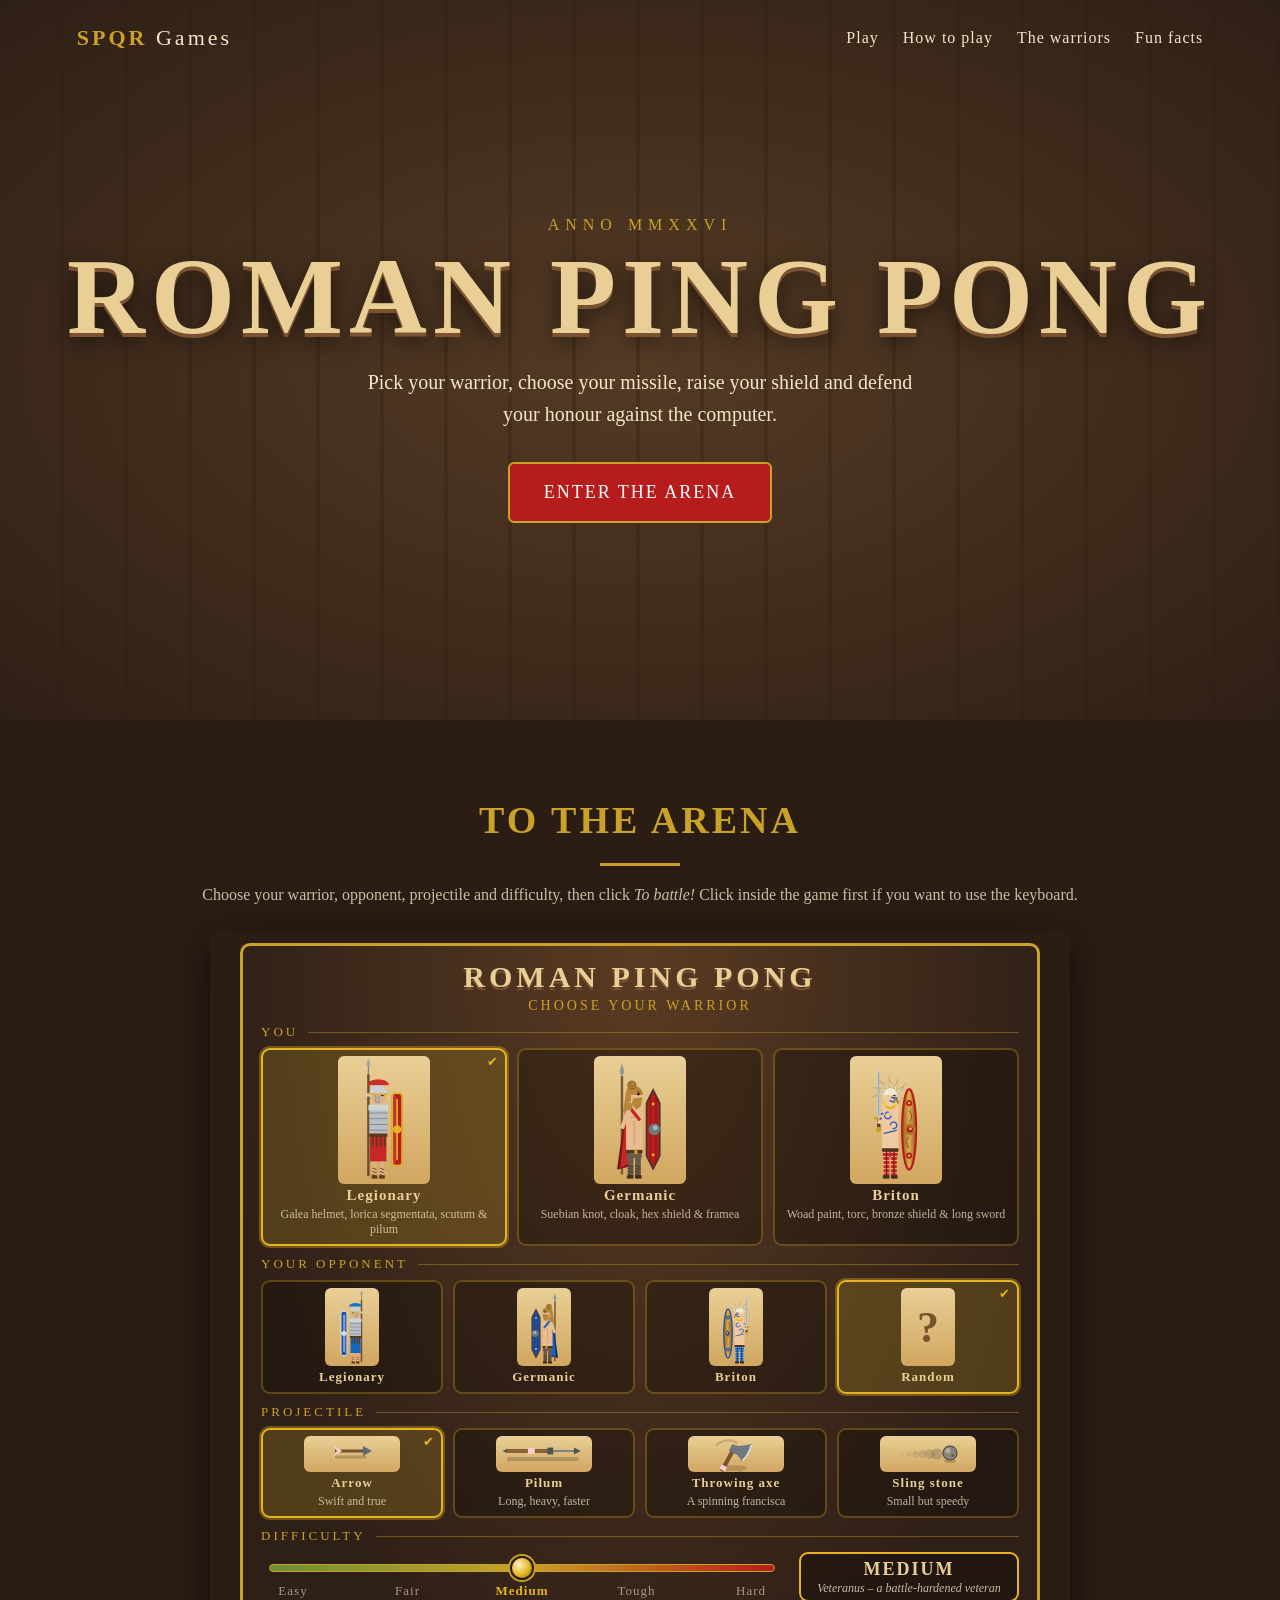
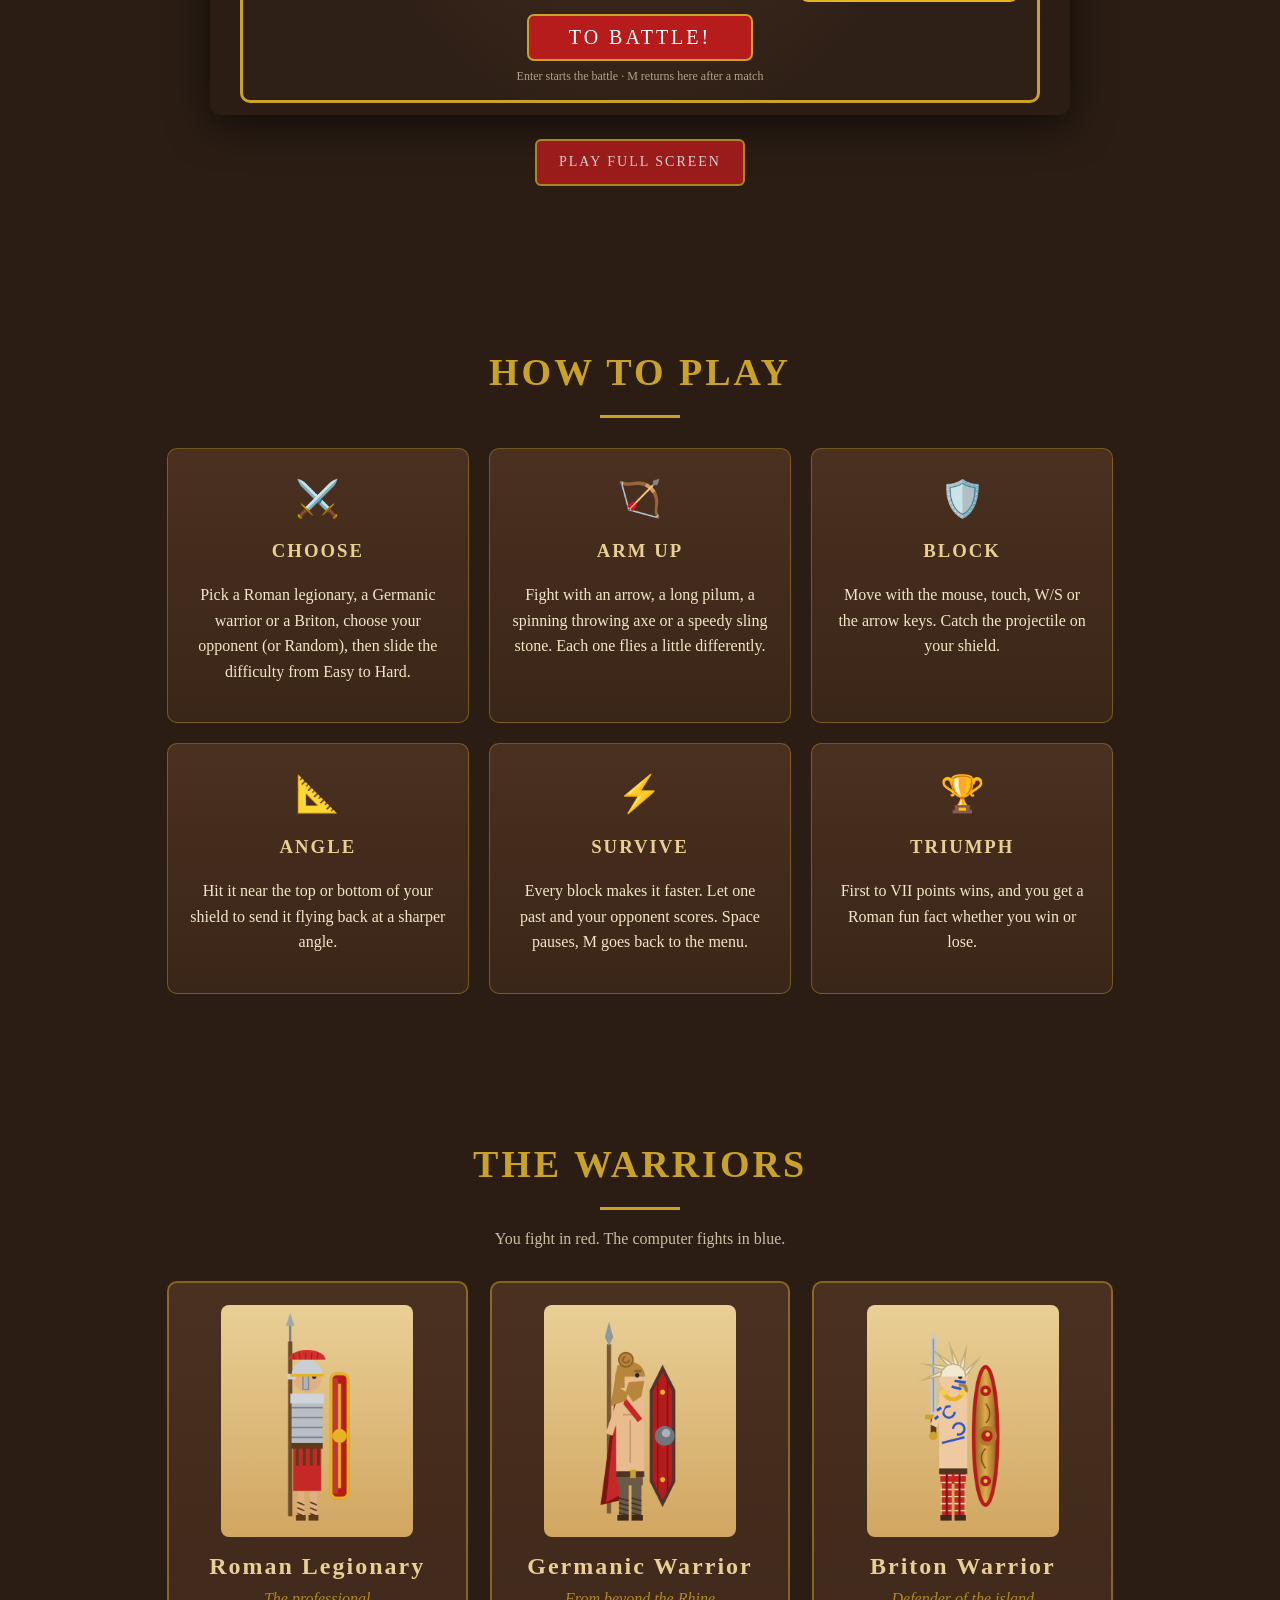
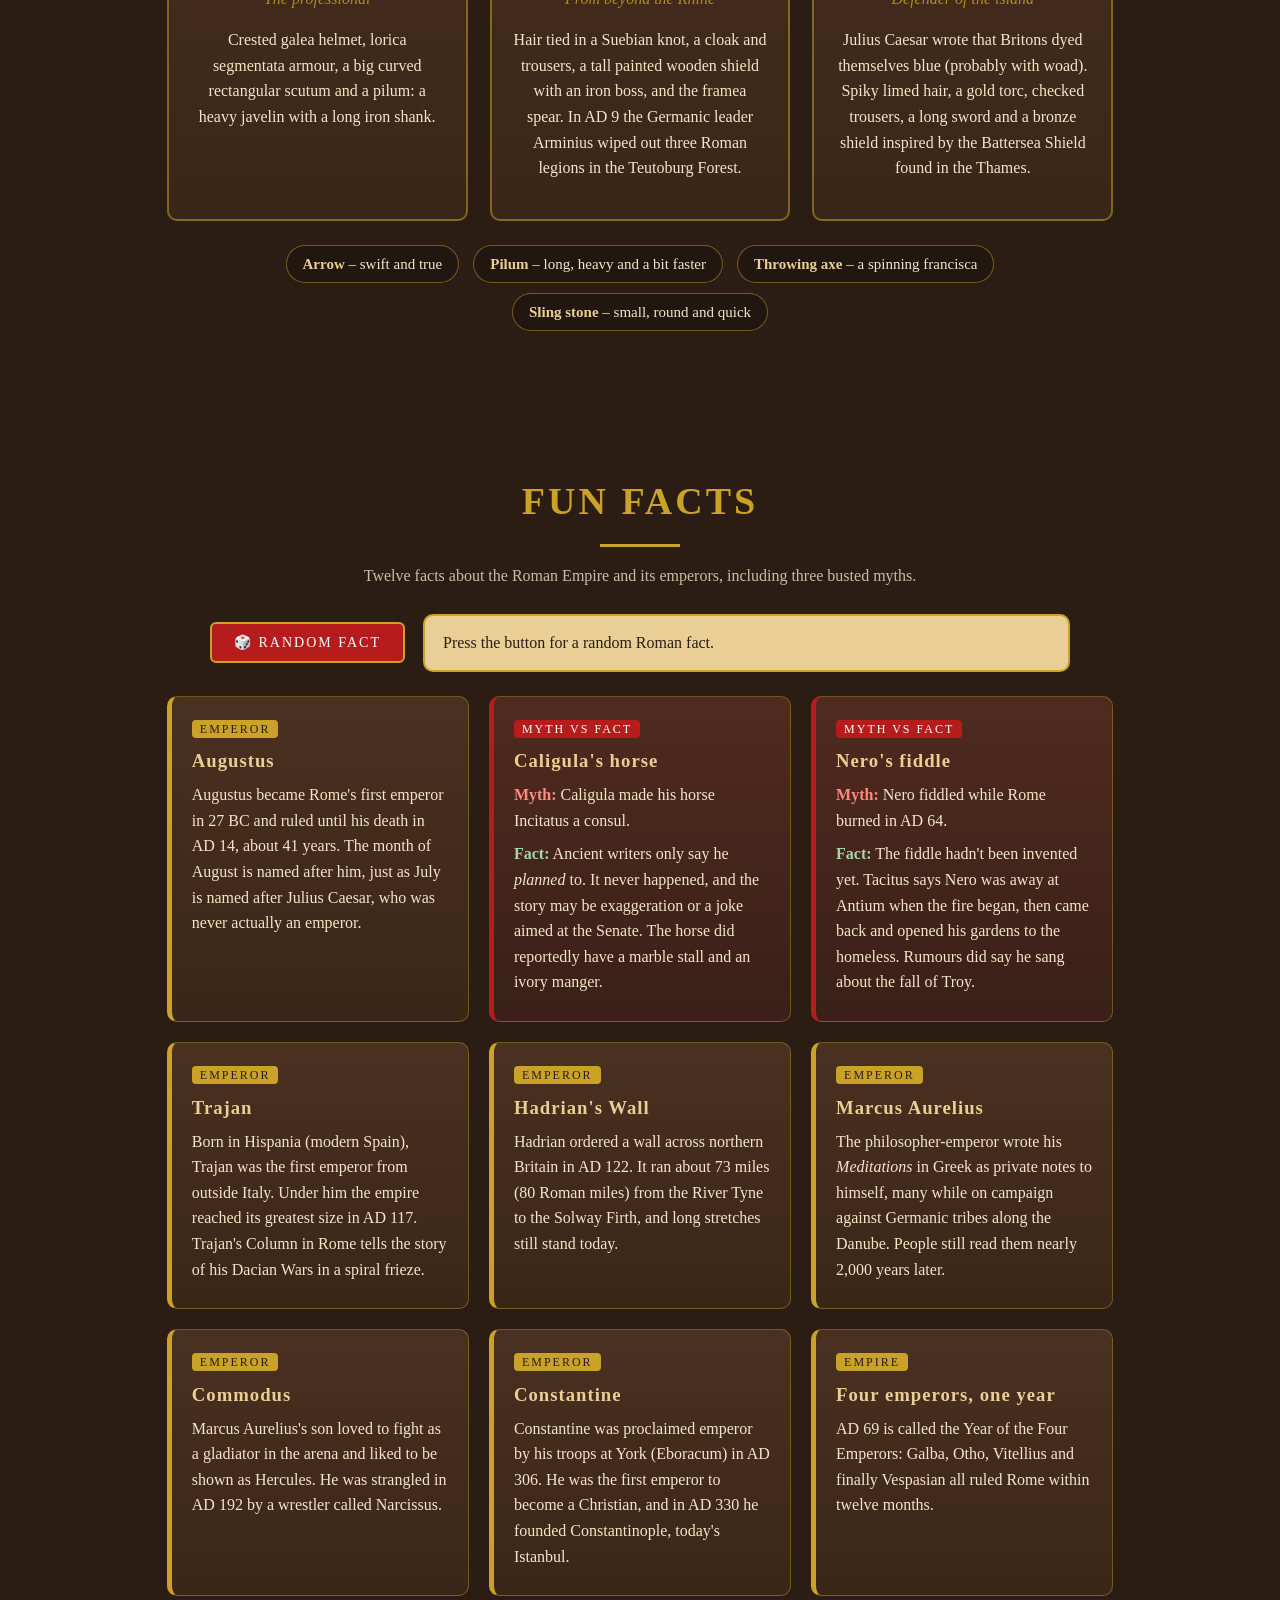
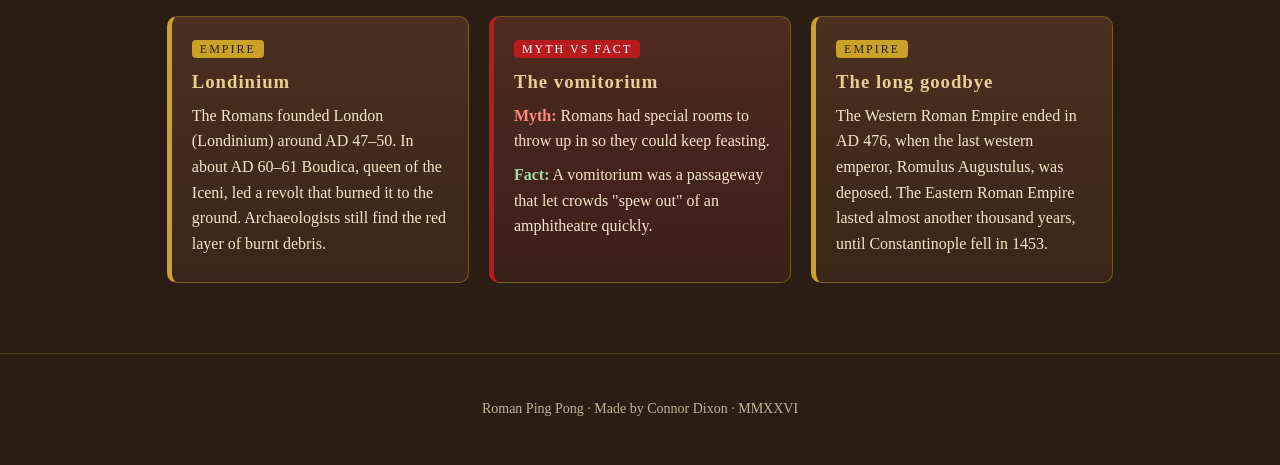
<file: index.html>
<!DOCTYPE html>
<html lang="en">
<head>
<meta charset="UTF-8">
<meta name="viewport" content="width=device-width, initial-scale=1.0">
<title>Roman Ping Pong: Shields Up, Warrior!</title>
<meta name="description" content="Roman Ping Pong: pick a Roman legionary, Germanic or Briton warrior, choose arrows, pila, axes or sling stones, and block them with your shield. A free browser game with Roman fun facts.">
<link rel="stylesheet" href="style.css">
</head>
<body>
<header class="hero">
  <nav>
    <span class="logo">SPQR <span>Games</span></span>
    <div class="links"><a href="#play">Play</a><a href="#how">How to play</a><a href="#warriors">The warriors</a><a href="#facts">Fun facts</a></div>
  </nav>
  <div class="hero-text">
    <p class="kicker">Anno MMXXVI</p>
    <h1>Roman Ping Pong</h1>
    <p class="tagline">Pick your warrior, choose your missile, raise your shield and defend your honour against the computer.</p>
    <a class="btn" href="#play">Enter the arena</a>
  </div>
</header>

<main>
  <section id="play">
    <h2>To the Arena</h2>
    <p class="hint">Choose your warrior, opponent, projectile and difficulty, then click <em>To battle!</em> Click inside the game first if you want to use the keyboard.</p>
    <div class="frame">
      <iframe id="gameFrame" src="game.html" title="Roman Ping Pong game"></iframe>
    </div>
    <p class="center"><a class="btn small" href="game.html" target="_blank">Play full screen</a></p>
  </section>

  <section id="how">
    <h2>How to Play</h2>
    <div class="cards">
      <div class="card"><div class="icon">⚔️</div><h3>Choose</h3><p>Pick a Roman legionary, a Germanic warrior or a Briton, choose your opponent (or Random), then slide the difficulty from Easy to Hard.</p></div>
      <div class="card"><div class="icon">🏹</div><h3>Arm up</h3><p>Fight with an arrow, a long pilum, a spinning throwing axe or a speedy sling stone. Each one flies a little differently.</p></div>
      <div class="card"><div class="icon">🛡️</div><h3>Block</h3><p>Move with the mouse, touch, W/S or the arrow keys. Catch the projectile on your shield.</p></div>
      <div class="card"><div class="icon">📐</div><h3>Angle</h3><p>Hit it near the top or bottom of your shield to send it flying back at a sharper angle.</p></div>
      <div class="card"><div class="icon">⚡</div><h3>Survive</h3><p>Every block makes it faster. Let one past and your opponent scores. Space pauses, M goes back to the menu.</p></div>
      <div class="card"><div class="icon">🏆</div><h3>Triumph</h3><p>First to VII points wins, and you get a Roman fun fact whether you win or lose.</p></div>
    </div>
  </section>

  <section id="warriors">
    <h2>The Warriors</h2>
    <p class="hint">You fight in red. The computer fights in blue.</p>
    <div class="warriors">
      <div class="warrior">
        <img src="assets/warrior-legionary.png" alt="Roman legionary with crested helmet, segmented armour, curved rectangular shield and pilum" width="120" height="200">
        <h3>Roman Legionary</h3>
        <p class="who">The professional</p>
        <p>Crested galea helmet, lorica segmentata armour, a big curved rectangular scutum and a pilum: a heavy javelin with a long iron shank.</p>
      </div>
      <div class="warrior">
        <img src="assets/warrior-germanic.png" alt="Germanic warrior with long hair in a Suebian knot, beard, cloak, trousers, hexagonal shield and spear" width="120" height="200">
        <h3>Germanic Warrior</h3>
        <p class="who">From beyond the Rhine</p>
        <p>Hair tied in a Suebian knot, a cloak and trousers, a tall painted wooden shield with an iron boss, and the framea spear. In AD 9 the Germanic leader Arminius wiped out three Roman legions in the Teutoburg Forest.</p>
      </div>
      <div class="warrior">
        <img src="assets/warrior-briton.png" alt="Briton warrior with spiky limed hair, blue woad paint, gold torc, checked trousers, long bronze shield and sword" width="120" height="200">
        <h3>Briton Warrior</h3>
        <p class="who">Defender of the island</p>
        <p>Julius Caesar wrote that Britons dyed themselves blue (probably with woad). Spiky limed hair, a gold torc, checked trousers, a long sword and a bronze shield inspired by the Battersea Shield found in the Thames.</p>
      </div>
    </div>
    <div class="projectiles">
      <span><strong>Arrow</strong> – swift and true</span>
      <span><strong>Pilum</strong> – long, heavy and a bit faster</span>
      <span><strong>Throwing axe</strong> – a spinning francisca</span>
      <span><strong>Sling stone</strong> – small, round and quick</span>
    </div>
  </section>

  <section id="facts">
    <h2>Fun Facts</h2>
    <p class="hint">Twelve facts about the Roman Empire and its emperors, including three busted myths.</p>
    <div class="random-fact">
      <button class="btn small" id="randomFactBtn" type="button">🎲 Random fact</button>
      <p id="randomFact" aria-live="polite">Press the button for a random Roman fact.</p>
    </div>
    <div class="facts">
      <article class="fact"><span class="tag">Emperor</span><h3>Augustus</h3><p>Augustus became Rome's first emperor in 27 BC and ruled until his death in AD 14, about 41 years. The month of August is named after him, just as July is named after Julius Caesar, who was never actually an emperor.</p></article>
      <article class="fact myth"><span class="tag">Myth vs fact</span><h3>Caligula's horse</h3><p><span class="m">Myth:</span> Caligula made his horse Incitatus a consul.</p><p><span class="f">Fact:</span> Ancient writers only say he <em>planned</em> to. It never happened, and the story may be exaggeration or a joke aimed at the Senate. The horse did reportedly have a marble stall and an ivory manger.</p></article>
      <article class="fact myth"><span class="tag">Myth vs fact</span><h3>Nero's fiddle</h3><p><span class="m">Myth:</span> Nero fiddled while Rome burned in AD 64.</p><p><span class="f">Fact:</span> The fiddle hadn't been invented yet. Tacitus says Nero was away at Antium when the fire began, then came back and opened his gardens to the homeless. Rumours did say he sang about the fall of Troy.</p></article>
      <article class="fact"><span class="tag">Emperor</span><h3>Trajan</h3><p>Born in Hispania (modern Spain), Trajan was the first emperor from outside Italy. Under him the empire reached its greatest size in AD 117. Trajan's Column in Rome tells the story of his Dacian Wars in a spiral frieze.</p></article>
      <article class="fact"><span class="tag">Emperor</span><h3>Hadrian's Wall</h3><p>Hadrian ordered a wall across northern Britain in AD 122. It ran about 73 miles (80 Roman miles) from the River Tyne to the Solway Firth, and long stretches still stand today.</p></article>
      <article class="fact"><span class="tag">Emperor</span><h3>Marcus Aurelius</h3><p>The philosopher-emperor wrote his <em>Meditations</em> in Greek as private notes to himself, many while on campaign against Germanic tribes along the Danube. People still read them nearly 2,000 years later.</p></article>
      <article class="fact"><span class="tag">Emperor</span><h3>Commodus</h3><p>Marcus Aurelius's son loved to fight as a gladiator in the arena and liked to be shown as Hercules. He was strangled in AD 192 by a wrestler called Narcissus.</p></article>
      <article class="fact"><span class="tag">Emperor</span><h3>Constantine</h3><p>Constantine was proclaimed emperor by his troops at York (Eboracum) in AD 306. He was the first emperor to become a Christian, and in AD 330 he founded Constantinople, today's Istanbul.</p></article>
      <article class="fact"><span class="tag">Empire</span><h3>Four emperors, one year</h3><p>AD 69 is called the Year of the Four Emperors: Galba, Otho, Vitellius and finally Vespasian all ruled Rome within twelve months.</p></article>
      <article class="fact"><span class="tag">Empire</span><h3>Londinium</h3><p>The Romans founded London (Londinium) around AD 47–50. In about AD 60–61 Boudica, queen of the Iceni, led a revolt that burned it to the ground. Archaeologists still find the red layer of burnt debris.</p></article>
      <article class="fact myth"><span class="tag">Myth vs fact</span><h3>The vomitorium</h3><p><span class="m">Myth:</span> Romans had special rooms to throw up in so they could keep feasting.</p><p><span class="f">Fact:</span> A vomitorium was a passageway that let crowds "spew out" of an amphitheatre quickly.</p></article>
      <article class="fact"><span class="tag">Empire</span><h3>The long goodbye</h3><p>The Western Roman Empire ended in AD 476, when the last western emperor, Romulus Augustulus, was deposed. The Eastern Roman Empire lasted almost another thousand years, until Constantinople fell in 1453.</p></article>
    </div>
  </section>
</main>

<footer>
  <p>Roman Ping Pong · Made by Connor Dixon · <span class="numerals">MMXXVI</span></p>
</footer>
<script>
// Resize the game iframe to fit its content (the game tells us its height)
const frame = document.getElementById('gameFrame');
window.addEventListener('message', e => {
  if (e.source === frame.contentWindow && e.data && e.data.type === 'rpp-height') frame.style.height = e.data.height + 'px';
});

// Random fun fact button
const facts = [...document.querySelectorAll('.fact')];
let lastFact = -1;
document.getElementById('randomFactBtn').addEventListener('click', () => {
  let i;
  do { i = Math.floor(Math.random() * facts.length); } while (i === lastFact && facts.length > 1);
  lastFact = i;
  const f = facts[i];
  const text = [...f.querySelectorAll('p')].map(p => p.textContent).join(' ');
  document.getElementById('randomFact').innerHTML = '<strong>' + f.querySelector('h3').textContent + ':</strong> ' + text;
  facts.forEach(x => x.classList.remove('highlight'));
  f.classList.add('highlight');
});
</script>
</body>
</html>
</file>
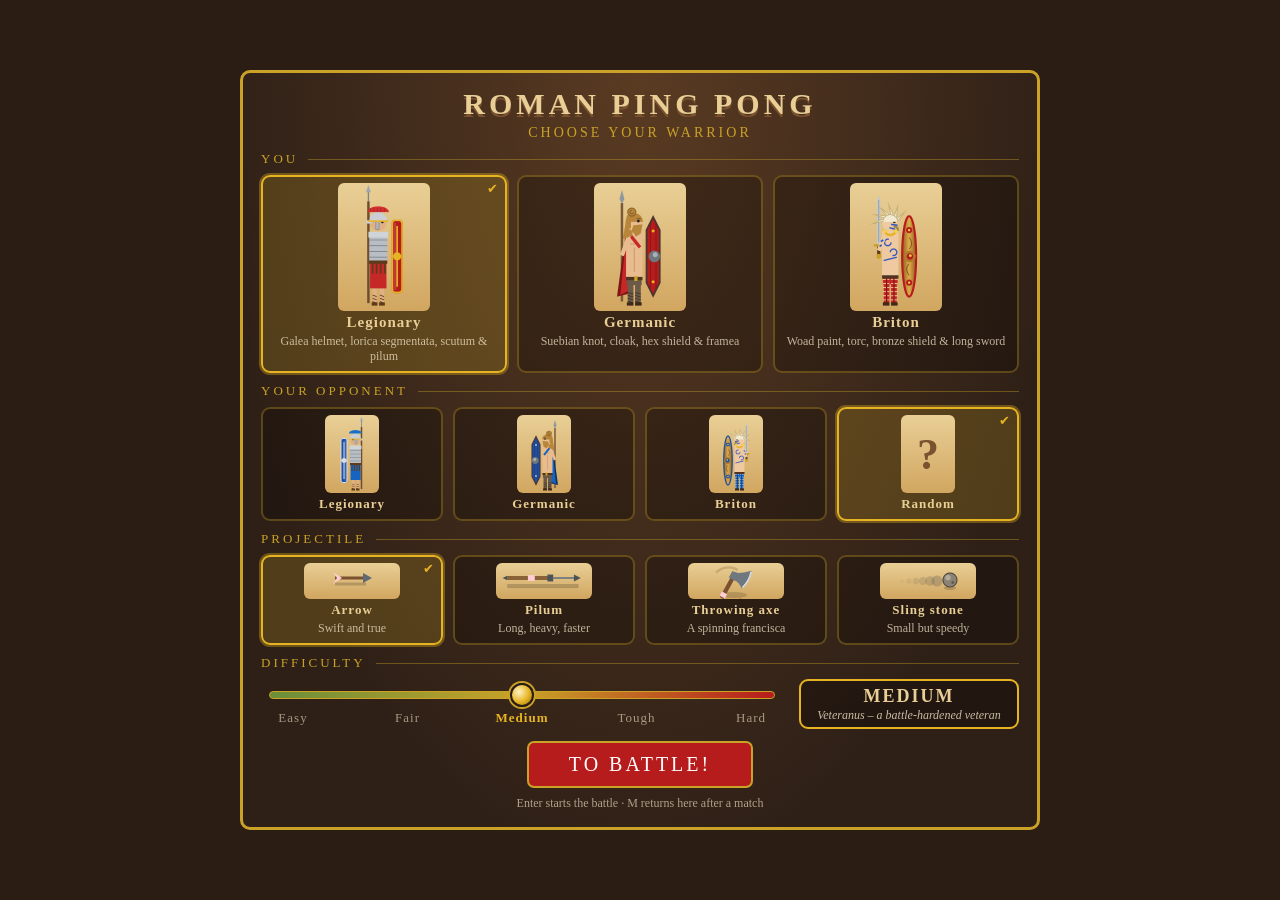
<file: game.html>
<!DOCTYPE html>
<html lang="en">
<head>
<meta charset="UTF-8">
<meta name="viewport" content="width=device-width, initial-scale=1.0">
<title>Roman Ping Pong – The Game</title>
<meta name="description" content="Roman Ping Pong: pick a legionary, Germanic or Briton warrior, choose your projectile and block it with your shield.">
<style>
  html, body { margin: 0; min-height: 100%; background: #2b1d14; color: #f3e6c8;
    font-family: Georgia, 'Times New Roman', serif; display: flex; flex-direction: column;
    align-items: center; justify-content: center; }
  body { padding: 10px 0; box-sizing: border-box; }
  #wrap { width: 800px; max-width: 95vw; }
  .hidden { display: none !important; }
  button { font-family: inherit; cursor: pointer; }

  /* ---------- Scoreboard + arena ---------- */
  #scoreboard { display: flex; align-items: center; justify-content: space-between; gap: 8px;
    background: linear-gradient(#5a3b22, #3d2716); border: 3px solid #c9a227; border-bottom: none;
    border-radius: 10px 10px 0 0; padding: 8px 16px; box-sizing: border-box; }
  .team { display: flex; align-items: center; gap: 12px; font-size: 18px; letter-spacing: 1px; flex: 1 1 0; min-width: 0; }
  .team.blue { justify-content: flex-end; text-align: right; }
  .team .score { font-size: 40px; font-weight: bold; min-width: 48px; text-align: center; line-height: 1.1;
    border-radius: 8px; padding: 0 10px; color: #fff; flex: none; }
  .team .numeral { font-size: 14px; opacity: 0.8; display: block; line-height: 1.3; }
  .red .score { background: #b71c1c; box-shadow: 0 0 0 2px #c9a227; }
  .blue .score { background: #1e4fa3; box-shadow: 0 0 0 2px #c0c6cc; }
  .red .name { color: #ff8a80; } .blue .name { color: #90caf9; }
  .mid { text-align: center; font-size: 14px; color: #c9a227; text-transform: uppercase; letter-spacing: 2px; flex: none; }
  canvas#game { display: block; width: 100%; height: auto; border: 3px solid #c9a227; border-top: none; border-bottom: none;
    box-sizing: border-box; touch-action: none; }
  #bar { display: flex; align-items: center; justify-content: space-between; gap: 10px; padding: 6px 10px;
    background: #3d2716; border: 3px solid #c9a227; border-top: 1px solid rgba(201,162,39,0.5); border-radius: 0 0 10px 10px; }
  #bar .help { font-size: 13px; opacity: 0.8; text-align: center; }
  .smallbtn { background: #5a3b22; color: #f3e6c8; border: 1px solid #c9a227; border-radius: 6px;
    padding: 5px 12px; font-size: 13px; letter-spacing: 1px; white-space: nowrap; }
  .smallbtn:hover { background: #b71c1c; }

  /* ---------- Menu ---------- */
  #menu { box-sizing: border-box; border: 3px solid #c9a227; border-radius: 10px; padding: 14px 18px 16px;
    background: radial-gradient(ellipse at top, #5a3b22, #2f2017 75%); display: flex; flex-direction: column; gap: 8px; }
  #menu h1 { margin: 0; text-align: center; color: #e9cf96; font-size: 30px; letter-spacing: 4px; text-transform: uppercase;
    text-shadow: 0 3px 0 #7a5230; }
  #menu .sub { margin: -4px 0 0; text-align: center; color: #c9a227; font-size: 14px; letter-spacing: 3px; text-transform: uppercase; }
  .label { font-size: 13px; letter-spacing: 3px; text-transform: uppercase; color: #c9a227; margin-top: 2px;
    display: flex; align-items: center; gap: 10px; }
  .label::after { content: ''; flex: 1; height: 1px; background: rgba(201,162,39,0.4); }
  .choices { display: grid; gap: 10px; }
  .choices.three { grid-template-columns: repeat(3, 1fr); }
  .choices.four { grid-template-columns: repeat(4, 1fr); }
  .choice { background: rgba(0,0,0,0.25); border: 2px solid rgba(201,162,39,0.35); border-radius: 9px; color: #f3e6c8;
    padding: 6px 4px 7px; display: flex; flex-direction: column; align-items: center; gap: 3px; text-align: center;
    transition: transform 0.12s, border-color 0.12s, background 0.12s; position: relative; min-width: 0; }
  .choice:hover { transform: translateY(-2px); border-color: #c9a227; }
  .choice.selected { border-color: #e6b422; background: rgba(201,162,39,0.22); box-shadow: 0 0 0 2px rgba(230,180,34,0.35); }
  .choice.selected::before { content: '✔'; position: absolute; top: 4px; right: 7px; color: #e6b422; font-size: 13px; }
  .choice canvas { display: block; border-radius: 6px; background: linear-gradient(#e9cf96, #d1a660); max-width: 100%; }
  .choice .cname { font-weight: bold; font-size: 15px; color: #e9cf96; letter-spacing: 1px; }
  .choice .cblurb { font-size: 12px; opacity: 0.75; line-height: 1.25; }
  #p2Choices .cname, #projChoices .cname { font-size: 13px; }
  .random-box { display: flex; align-items: center; justify-content: center; font-size: 44px; font-weight: bold;
    color: #7a5230; border-radius: 6px; background: linear-gradient(#e9cf96, #d1a660); }
  .mid .diffshow { display: block; margin-top: 3px; font-size: 11px; letter-spacing: 1px; color: #f3e6c8; opacity: 0.85;
    border: 1px solid rgba(201,162,39,0.6); border-radius: 10px; padding: 0 8px; }

  /* Difficulty slider */
  .diff { display: flex; align-items: center; gap: 16px; }
  .diff-slider { flex: 1; min-width: 0; padding: 0 8px; }
  #diffRange { -webkit-appearance: none; appearance: none; width: 100%; height: 26px; background: transparent; margin: 0; cursor: pointer; display: block; }
  #diffRange::-webkit-slider-runnable-track { height: 8px; border-radius: 4px; border: 1px solid #c9a227;
    background: linear-gradient(90deg, #6a8f3a, #c9a227 50%, #b71c1c); }
  #diffRange::-moz-range-track { height: 8px; border-radius: 4px; border: 1px solid #c9a227;
    background: linear-gradient(90deg, #6a8f3a, #c9a227 50%, #b71c1c); }
  #diffRange::-webkit-slider-thumb { -webkit-appearance: none; width: 24px; height: 24px; margin-top: -9px; border-radius: 50%;
    background: radial-gradient(circle at 35% 35%, #fff3c4, #e6b422 55%, #8a6a12); border: 2px solid #2b1d14; box-shadow: 0 0 0 2px #c9a227; }
  #diffRange::-moz-range-thumb { width: 20px; height: 20px; border-radius: 50%;
    background: radial-gradient(circle at 35% 35%, #fff3c4, #e6b422 55%, #8a6a12); border: 2px solid #2b1d14; box-shadow: 0 0 0 2px #c9a227; }
  #diffRange:focus-visible { outline: 2px dashed #e6b422; outline-offset: 3px; }
  .ticks { display: flex; justify-content: space-between; margin: 2px -8px 0; }
  .ticks button { background: none; border: 0; padding: 0; width: 64px; text-align: center; color: #f3e6c8; opacity: 0.6;
    font-size: 13px; letter-spacing: 1px; }
  .ticks button.on { opacity: 1; color: #e6b422; font-weight: bold; }
  .diff-badge { flex: none; width: 200px; text-align: center; background: rgba(0,0,0,0.3); border: 2px solid #e6b422;
    border-radius: 9px; padding: 4px 8px; display: flex; flex-direction: column; line-height: 1.25; }
  .diff-badge .dname { font-size: 18px; font-weight: bold; color: #e9cf96; letter-spacing: 2px; text-transform: uppercase; }
  .diff-badge .dlatin { font-size: 12px; font-style: italic; opacity: 0.8; }
  #startBtn { align-self: center; margin-top: 4px; background: #b71c1c; color: #fff; border: 2px solid #c9a227; border-radius: 7px;
    font-size: 20px; letter-spacing: 3px; text-transform: uppercase; padding: 10px 40px; transition: transform 0.12s, background 0.12s; }
  #startBtn:hover { transform: translateY(-2px); background: #d32f2f; }
  .menuhelp { text-align: center; font-size: 12px; opacity: 0.65; margin: 0; }

  @media (max-width: 560px) {
    #scoreboard { padding: 6px 8px; }
    .team { font-size: 12px; gap: 6px; letter-spacing: 0; }
    .team .score { font-size: 24px; min-width: 30px; padding: 0 6px; }
    .team .numeral { font-size: 10px; }
    .mid { font-size: 10px; letter-spacing: 1px; }
    #bar .help { display: none; }
    #menu { padding: 10px 8px 12px; }
    #menu h1 { font-size: 21px; letter-spacing: 2px; }
    #menu .sub { font-size: 11px; letter-spacing: 2px; }
    .choices { gap: 6px; }
    .choices.four { grid-template-columns: repeat(2, 1fr); }
    #p2Choices.choices.four { grid-template-columns: repeat(4, 1fr); }
    .choice .cname { font-size: 13px; }
    .choice .cblurb { font-size: 10.5px; }
    #p2Choices .cname { font-size: 11px; }
    #startBtn { font-size: 17px; padding: 9px 28px; }
    .mid .diffshow { font-size: 9px; padding: 0 4px; }
    .diff { gap: 8px; }
    .diff-badge { width: 92px; padding: 3px 4px; }
    .diff-badge .dname { font-size: 14px; letter-spacing: 1px; }
    .diff-badge .dlatin { font-size: 10.5px; }
    .ticks button { width: 46px; font-size: 10.5px; letter-spacing: 0; }
  }
</style>
</head>
<body>
<div id="wrap">
  <div id="stack">
    <div id="gamePanel" class="hidden">
      <div id="scoreboard">
        <div class="team red"><span class="name" id="pname">Legionary (You)</span><span class="score"><span id="ps">0</span><span class="numeral" id="psr">–</span></span></div>
        <div class="mid">First to<br><span id="target">VII</span><span class="diffshow" id="diffShow">Medium</span></div>
        <div class="team blue"><span class="score"><span id="as">0</span><span class="numeral" id="asr">–</span></span><span class="name" id="aname">Legionary (Computer)</span></div>
      </div>
      <canvas id="game" width="800" height="500"></canvas>
      <div id="bar">
        <button class="smallbtn" id="menuBtn" type="button">⟵ Menu (M)</button>
        <span class="help">Mouse, touch, W/S or ↑/↓ to move · Block with your shield!</span>
        <button class="smallbtn" id="pauseBtn" type="button">Pause (Space)</button>
      </div>
    </div>

    <div id="menu">
      <h1>Roman Ping Pong</h1>
      <p class="sub">Choose your warrior</p>
      <div class="label">You</div>
      <div class="choices three" id="p1Choices"></div>
      <div class="label">Your opponent</div>
      <div class="choices four" id="p2Choices"></div>
      <div class="label">Projectile</div>
      <div class="choices four" id="projChoices"></div>
      <div class="label">Difficulty</div>
      <div class="diff">
        <div class="diff-slider">
          <input type="range" id="diffRange" min="1" max="5" step="1" value="3" aria-label="Difficulty from Easy to Hard" aria-describedby="diffName">
          <div class="ticks" id="diffTicks"></div>
        </div>
        <div class="diff-badge" id="diffBadge"><span class="dname" id="diffName">Medium</span><span class="dlatin" id="diffLatin">Veteranus</span></div>
      </div>
      <button id="startBtn" type="button">To battle!</button>
      <p class="menuhelp">Enter starts the battle · M returns here after a match</p>
    </div>
  </div>
</div>
<script>
// ===== Settings: tweak these to change the game =====
const WIN_SCORE = 7;          // points needed to win
const SHIELD_HEIGHT = 90;     // the shield is the "paddle" (hitbox)
const SHIELD_WIDTH = 14;
const PLAYER_SPEED = 7;       // keyboard speed of your warrior

// Difficulty levels for the computer opponent (chosen with the slider in the menu)
//  aiSpeed:   how fast the computer moves (px per frame)
//  reaction:  frames it waits before reacting when a shot comes its way (60 frames = 1 second)
//  lookahead: 0 = chases where the projectile is now, 1 = predicts exactly where it will arrive (wall bounces included)
//  aimError:  random aiming mistake per shot, up to this many px (the shield is 90px tall)
//  attack:    chance per shot of deliberately using the shield edge to angle the return away from you
//  speedMul / speedupMul / maxSpeed: how fast projectiles start, how much they speed up per block, and their top speed
const DIFFICULTIES = [
  { name: 'Easy',   latin: 'Tiro',         note: 'A sleepy recruit',       aiSpeed: 3.0, reaction: 22, lookahead: 0.0,  aimError: 60, speedMul: 0.85, speedupMul: 0.6,  maxSpeed: 11, attack: 0 },
  { name: 'Fair',   latin: 'Miles',        note: 'An ordinary soldier',    aiSpeed: 3.6, reaction: 17, lookahead: 0.3,  aimError: 50, speedMul: 0.92, speedupMul: 0.8,  maxSpeed: 12.5, attack: 0 },
  { name: 'Medium', latin: 'Veteranus',    note: 'A battle-hardened veteran', aiSpeed: 4.3, reaction: 13, lookahead: 0.6,  aimError: 42, speedMul: 1.0,  speedupMul: 1.0,  maxSpeed: 14, attack: 0.15 },
  { name: 'Tough',  latin: 'Centurio',     note: 'A sharp-eyed centurion', aiSpeed: 5.4, reaction: 8,  lookahead: 0.85, aimError: 30, speedMul: 1.06, speedupMul: 1.15, maxSpeed: 15, attack: 0.35 },
  { name: 'Hard',   latin: 'Primus Pilus', note: 'The legion\'s top centurion', aiSpeed: 7.5, reaction: 2,  lookahead: 1.0,  aimError: 12, speedMul: 1.12, speedupMul: 1.3,  maxSpeed: 16, attack: 0.8 },
];

const RED_TEAM  = { shield: '#b71c1c', trim: '#e6b422', tunic: '#c62828', dark: '#7f1414', crest: '#d32f2f', feather: '#ffcdd2', check: '#f7d9a0' };
const BLUE_TEAM = { shield: '#1e4fa3', trim: '#d7dde2', tunic: '#1565c0', dark: '#0d2f66', crest: '#1976d2', feather: '#bbdefb', check: '#cfe3ff' };

const CHARACTERS = {
  legionary: { name: 'Roman legionary', short: 'Legionary', blurb: 'Galea helmet, lorica segmentata, scutum & pilum', draw: drawLegionary },
  germanic:  { name: 'Germanic warrior', short: 'Germanic', blurb: 'Suebian knot, cloak, hex shield & framea', draw: drawGermanic },
  briton:    { name: 'Briton warrior', short: 'Briton', blurb: 'Woad paint, torc, bronze shield & long sword', draw: drawBriton },
};
// shape 'tip' = collides with its point; 'round' = collides with a circle of radius r
const PROJECTILES = {
  arrow: { name: 'Arrow',        blurb: 'Swift and true',      speed: 6.0, speedup: 1.05,  shape: 'tip',   tip: 20 },
  pilum: { name: 'Pilum',        blurb: 'Long, heavy, faster', speed: 6.6, speedup: 1.045, shape: 'tip',   tip: 32 },
  axe:   { name: 'Throwing axe', blurb: 'A spinning francisca', speed: 5.6, speedup: 1.06,  shape: 'round', r: 13 },
  stone: { name: 'Sling stone',  blurb: 'Small but speedy',    speed: 7.0, speedup: 1.05,  shape: 'round', r: 7 },
};

const FACTS = [
  'Augustus, the first Roman emperor, ruled for about 41 years. The month of August is named after him.',
  'Myth: Caligula made his horse Incitatus a consul. Fact: ancient writers only say he planned to – it never happened.',
  'Myth: Nero fiddled while Rome burned in AD 64. Fact: fiddles didn\'t exist yet, and Nero was at Antium when the fire began.',
  'Under Trajan, who was born in Hispania, the empire reached its greatest size in AD 117.',
  'Hadrian\'s Wall, begun in AD 122, ran about 73 miles across northern Britain from the Tyne to the Solway Firth.',
  'Marcus Aurelius wrote his Meditations in Greek – private notes, many written while on campaign by the Danube.',
  'Commodus, son of Marcus Aurelius, fought as a gladiator in the arena. He was strangled by a wrestler in AD 192.',
  'Constantine the Great was proclaimed emperor by his troops at York (Eboracum) in AD 306.',
  'In AD 69, the "Year of the Four Emperors", Galba, Otho, Vitellius and Vespasian all ruled Rome.',
  'The Romans founded Londinium around AD 47–50. Boudica\'s Britons burned it to the ground in about AD 60–61.',
  'A vomitorium was a passage that let crowds pour out of an amphitheatre – not a room for being sick.',
  'The Western Roman Empire fell in AD 476, but the Eastern Roman Empire lasted until 1453.',
];
// =====================================================

const canvas = document.getElementById('game');
const ctx = canvas.getContext('2d');
const W = canvas.width, H = canvas.height;
const TOP_LIMIT = 44, BOTTOM_LIMIT = H - SHIELD_HEIGHT - 20; // room for heads, weapons and legs

function clamp(v, min, max) { return Math.max(min, Math.min(max, v)); }
const params = new URLSearchParams(location.search);
const settings = loadSettings();
const player = { x: 50, y: H / 2 - SHIELD_HEIGHT / 2, score: 0, flash: 0, team: RED_TEAM, facing: 1, kind: 'legionary' };
const ai = { x: W - 50 - SHIELD_WIDTH, y: H / 2 - SHIELD_HEIGHT / 2, score: 0, flash: 0, team: BLUE_TEAM, facing: -1, kind: 'legionary' };
const proj = { kind: 'arrow', x: W / 2, y: H / 2, vx: 0, vy: 0, spin: 0, trail: [], colour: RED_TEAM.feather };
const stats = { blocks: { player: 0, ai: 0 }, matches: 0 };   // handy for testing
const keys = {};
let sparks = [];
let mode = 'menu', paused = false, winner = null, serveTimer = 0;
const demo = params.get('demo') === '1';   // ?demo=1 lets the computer play for you too

function loadSettings() {
  let s = { p1: 'legionary', p2: 'random', proj: 'arrow', diff: 3 };
  try { Object.assign(s, JSON.parse(localStorage.getItem('rpp-settings') || '{}')); } catch (e) {}
  const alias = { javelin: 'pilum', spear: 'pilum', francisca: 'axe', sling: 'stone', roman: 'legionary', german: 'germanic', celt: 'briton' };
  for (const k of ['p1', 'p2', 'proj']) if (params.get(k)) { const v = params.get(k).toLowerCase(); s[k] = alias[v] || v; }
  if (!CHARACTERS[s.p1]) s.p1 = 'legionary';
  if (!CHARACTERS[s.p2] && s.p2 !== 'random') s.p2 = 'random';
  if (!PROJECTILES[s.proj]) s.proj = 'arrow';
  const d = (params.get('diff') || '').toLowerCase();
  if (d) {
    const byName = DIFFICULTIES.findIndex(x => x.name.toLowerCase() === d || x.latin.toLowerCase().replace(' ', '') === d.replace(/[\s_-]/g, ''));
    s.diff = byName >= 0 ? byName + 1 : parseInt(d, 10);
  }
  s.diff = clamp(Math.round(Number(s.diff)) || 3, 1, DIFFICULTIES.length);
  return s;
}
function diffLevel() { return DIFFICULTIES[settings.diff - 1]; }
function saveSettings() { try { localStorage.setItem('rpp-settings', JSON.stringify(settings)); } catch (e) {} }

function roman(n) {
  if (n === 0) return '–';
  const map = [[10, 'X'], [9, 'IX'], [5, 'V'], [4, 'IV'], [1, 'I']];
  let s = '';
  for (const [v, r] of map) while (n >= v) { s += r; n -= v; }
  return s;
}

function updateScoreboard() {
  document.getElementById('ps').textContent = player.score;
  document.getElementById('as').textContent = ai.score;
  document.getElementById('psr').textContent = roman(player.score);
  document.getElementById('asr').textContent = roman(ai.score);
  document.getElementById('target').textContent = roman(WIN_SCORE);
  document.getElementById('pname').textContent = CHARACTERS[player.kind].short + (demo ? ' (Auto)' : ' (You)');
  document.getElementById('aname').textContent = CHARACTERS[ai.kind].short + ' (Computer)';
  document.getElementById('diffShow').textContent = diffLevel().name;
}


function resetProjectile(direction) {
  const P = PROJECTILES[proj.kind];
  proj.x = W / 2; proj.y = H / 2; proj.trail = []; proj.spin = 0;
  const angle = (Math.random() * 0.5 - 0.25) * Math.PI;
  const speed = P.speed * diffLevel().speedMul;   // projectile speeds stay relative to each other
  proj.vx = direction * speed * Math.cos(angle);
  proj.vy = speed * Math.sin(angle);
  proj.colour = '#f3e6c8';
  serveTimer = 60;
}

function startMatch() {
  player.kind = settings.p1;
  const kinds = Object.keys(CHARACTERS);
  ai.kind = settings.p2 === 'random' ? kinds[Math.floor(Math.random() * kinds.length)] : settings.p2;
  proj.kind = settings.proj;
  player.score = ai.score = 0;
  player.y = ai.y = H / 2 - SHIELD_HEIGHT / 2;
  winner = null; paused = false; sparks = [];
  stats.matches++;
  updateScoreboard();
  updatePauseBtn();
  resetProjectile(Math.random() < 0.5 ? 1 : -1);
}

// The point of the projectile that hits the shield: the tip for long ones, the leading edge for round ones
function frontPoint(x, y) {
  const P = PROJECTILES[proj.kind];
  if (P.shape === 'tip') {
    const s = Math.hypot(proj.vx, proj.vy) || 1;
    return { x: x + proj.vx / s * P.tip, y: y + proj.vy / s * P.tip };
  }
  return { x: x + Math.sign(proj.vx) * P.r, y: y };
}

function tryBlock(p, prevX, prevY) {
  const P = PROJECTILES[proj.kind];
  const f = p.facing;
  const face = f === 1 ? p.x + SHIELD_WIDTH : p.x;
  const a = frontPoint(prevX, prevY), b = frontPoint(proj.x, proj.y);
  // Swept test (so fast projectiles can't tunnel through) + a small window inside the shield
  const sweptAcross = f === 1 ? (a.x >= face && b.x <= face) : (a.x <= face && b.x >= face);
  const inside = f === 1 ? (b.x <= face && b.x >= face - SHIELD_WIDTH) : (b.x >= face && b.x <= face + SHIELD_WIDTH);
  if (!sweptAcross && !inside) return false;
  let hitY = b.y;
  if (sweptAcross && a.x !== b.x) hitY = a.y + (b.y - a.y) * ((a.x - face) / (a.x - b.x));
  const margin = 6 + (P.shape === 'round' ? P.r * 0.7 : 0);
  if (hitY < p.y - margin || hitY > p.y + SHIELD_HEIGHT + margin) return false;

  // Where it hit the shield (-1 top, 0 middle, 1 bottom) sets the bounce angle
  const hit = clamp((hitY - (p.y + SHIELD_HEIGHT / 2)) / (SHIELD_HEIGHT / 2), -1, 1);
  const D = diffLevel();
  const speed = Math.min(D.maxSpeed, Math.hypot(proj.vx, proj.vy) * (1 + (P.speedup - 1) * D.speedupMul));
  const angle = hit * Math.PI / 4;
  proj.vx = f * speed * Math.cos(angle);
  proj.vy = speed * Math.sin(angle);
  proj.x = face + f * (P.shape === 'tip' ? P.tip * 0.45 : P.r + 1);
  proj.y = clamp(hitY, 8, H - 8);
  proj.colour = p.team.feather;
  p.flash = 8;
  if (p === player) stats.blocks.player++; else stats.blocks.ai++;
  for (let i = 0; i < 12; i++) {
    sparks.push({ x: face, y: hitY, vx: f * Math.random() * 4, vy: (Math.random() - 0.5) * 5, life: 18 + Math.random() * 10 });
  }
  return true;
}

// Where the projectile will cross p's shield face, following wall bounces
function predictY(p) {
  const P = PROJECTILES[proj.kind];
  const face = p.facing === 1 ? p.x + SHIELD_WIDTH : p.x;
  const front = frontPoint(proj.x, proj.y);
  if (proj.vx === 0) return proj.y;
  const t = Math.max(0, (face - front.x) / proj.vx);
  const edge = P.shape === 'round' ? P.r : 6, span = H - 2 * edge;
  let y = (front.y + proj.vy * t - edge) % (2 * span);
  if (y < 0) y += 2 * span;
  return edge + (y > span ? 2 * span - y : y);
}

// Computer-controlled warrior: reacts late, predicts partly, aims imperfectly, moves at a limited speed
function aiThink(p, D) {
  const incoming = serveTimer === 0 && (p.facing === 1 ? proj.vx < 0 : proj.vx > 0);
  if (incoming !== p.incoming) {
    p.incoming = incoming;
    p.react = D.reaction;
    p.aim = (Math.random() * 2 - 1) * D.aimError;
    // Sometimes aim to catch the shot near the shield's edge, to angle it away from the opponent
    if (incoming && Math.random() < D.attack) {
      const foe = p === ai ? player : ai;
      p.aim = (foe.y + SHIELD_HEIGHT / 2 > H / 2 ? 1 : -1) * 28 + (Math.random() * 2 - 1) * D.aimError * 0.4;
    }
  }
  if (p.react > 0) { p.react--; return; }            // still reacting
  let target;
  if (incoming) {
    target = proj.y + (predictY(p) - proj.y) * D.lookahead + p.aim;
  } else {
    target = serveTimer > 0 ? proj.y : H / 2;           // drift back towards the middle
  }
  const centre = p.y + SHIELD_HEIGHT / 2, diff = target - centre;
  const speed = incoming ? D.aiSpeed : D.aiSpeed * 0.5;
  if (Math.abs(diff) > 4) p.y += clamp(diff, -speed, speed);
  p.y = clamp(p.y, TOP_LIMIT, BOTTOM_LIMIT);
}
let playerBrain = demo ? (p => aiThink(p, diffLevel())) : null;   // demo mode / tests

function update() {
  if (playerBrain) playerBrain(player);
  if (keys['w'] || keys['arrowup']) player.y -= PLAYER_SPEED;
  if (keys['s'] || keys['arrowdown']) player.y += PLAYER_SPEED;
  player.y = clamp(player.y, TOP_LIMIT, BOTTOM_LIMIT);
  aiThink(ai, diffLevel());

  [player, ai].forEach(p => { if (p.flash > 0) p.flash--; });
  sparks.forEach(s => { s.x += s.vx; s.y += s.vy; s.vy += 0.2; s.life--; });
  sparks = sparks.filter(s => s.life > 0);

  if (serveTimer > 0) { serveTimer--; return; }

  const P = PROJECTILES[proj.kind];
  const prevX = proj.x, prevY = proj.y;
  proj.trail.push({ x: proj.x, y: proj.y });
  if (proj.trail.length > 9) proj.trail.shift();
  proj.x += proj.vx;
  proj.y += proj.vy;
  proj.spin += Math.sign(proj.vx) * (0.12 + Math.hypot(proj.vx, proj.vy) * 0.025);

  const edge = P.shape === 'round' ? P.r : 6;
  if (proj.y <= edge) { proj.y = edge; proj.vy = Math.abs(proj.vy); }
  if (proj.y >= H - edge) { proj.y = H - edge; proj.vy = -Math.abs(proj.vy); }

  if (proj.vx < 0) tryBlock(player, prevX, prevY);
  else if (proj.vx > 0) tryBlock(ai, prevX, prevY);

  if (proj.x < -40) { ai.score++; scored(); resetProjectile(1); }
  else if (proj.x > W + 40) { player.score++; scored(); resetProjectile(-1); }
}

function scored() {
  updateScoreboard();
  const fact = FACTS[Math.floor(Math.random() * FACTS.length)];
  const lvl = ' on ' + diffLevel().name;
  if (player.score >= WIN_SCORE) winner = { title: 'VICTORIA!', sub: 'Your ' + CHARACTERS[player.kind].name + ' triumphs' + lvl, fact };
  else if (ai.score >= WIN_SCORE) winner = { title: 'DEFEAT', sub: 'The computer\'s ' + CHARACTERS[ai.kind].name + ' wins' + lvl, fact };
}

// ---------- Drawing helpers ----------
function line(g, x1, y1, x2, y2) { g.beginPath(); g.moveTo(x1, y1); g.lineTo(x2, y2); g.stroke(); }
function circle(g, x, y, r) { g.beginPath(); g.arc(x, y, r, 0, Math.PI * 2); g.fill(); }
function poly(g, pts) { g.beginPath(); g.moveTo(pts[0], pts[1]); for (let i = 2; i < pts.length; i += 2) g.lineTo(pts[i], pts[i + 1]); g.closePath(); g.fill(); }
function bodyX(x, f) { return f === 1 ? x - 16 : x + SHIELD_WIDTH + 16; } // body centre, behind the shield

function drawFlash(g, flash, path) {
  if (flash > 0) { g.fillStyle = `rgba(255,255,255,${flash / 10})`; path(); g.fill(); }
}

// ---------- Characters (x, y = top-left of the shield hitbox, f = facing: 1 right, -1 left) ----------
function drawLegionary(g, x, y, f, t, flash) {
  const SH = SHIELD_HEIGHT, sx = bodyX(x, f), px = sx - f * 12;
  // Pilum (behind the body): wooden shaft, long iron shank, small point
  g.strokeStyle = '#6d4c2f'; g.lineWidth = 3; line(g, px, y - 22, px, y + SH + 12);
  g.strokeStyle = '#7b848c'; g.lineWidth = 1.6; line(g, px, y - 22, px, y - 34);
  g.fillStyle = '#9ea7ad'; poly(g, [px, y - 42, px - 3, y - 33, px + 3, y - 33]);
  // Legs and sandals
  g.fillStyle = '#e0b084';
  g.fillRect(sx - 7, y + SH - 6, 5, 20); g.fillRect(sx + 2, y + SH - 6, 5, 20);
  g.strokeStyle = '#5d3a1a'; g.lineWidth = 1;
  for (let i = 0; i < 3; i++) { line(g, sx - 7, y + SH + 2 + i * 4, sx - 2, y + SH + 4 + i * 4); line(g, sx + 2, y + SH + 2 + i * 4, sx + 7, y + SH + 4 + i * 4); }
  g.fillStyle = '#5d3a1a';
  g.fillRect(sx - 8, y + SH + 11, 7, 4); g.fillRect(sx + 1, y + SH + 11, 7, 4);
  // Tunic
  g.fillStyle = t.tunic; g.fillRect(sx - 10, y + 16, 20, SH - 22);
  // Belt with hanging straps
  g.fillStyle = '#5d3a1a'; g.fillRect(sx - 11, y + 50, 22, 4);
  for (let i = 0; i < 4; i++) g.fillRect(sx - 8 + i * 5, y + 54, 2, 12);
  // Armour (lorica segmentata)
  g.fillStyle = '#b8bec4'; g.fillRect(sx - 11, y + 16, 22, 34);
  g.fillStyle = '#cfd4d8'; g.fillRect(sx - 12, y + 15, 24, 7);
  g.strokeStyle = '#7b848c'; g.lineWidth = 1;
  for (let i = 0; i < 4; i++) line(g, sx - 11, y + 25 + i * 7, sx + 11, y + 25 + i * 7);
  // Head
  g.fillStyle = '#e0b084'; circle(g, sx, y + 4, 10);
  g.fillStyle = '#222'; circle(g, sx + f * 5, y + 3, 1.6);
  // Helmet (galea) with neck guard, cheek guard and brow band
  g.fillStyle = '#c9cfd4';
  g.beginPath(); g.arc(sx, y + 2, 11, Math.PI, Math.PI * 2); g.fill();
  g.fillRect(f === 1 ? sx - 14 : sx + 8, y + 1, 6, 4);           // neck guard
  g.fillStyle = '#aeb6bc'; g.fillRect(f === 1 ? sx - 3 : sx - 1, y + 2, 4, 10);  // cheek guard
  g.strokeStyle = '#7b848c'; g.lineWidth = 0.8; g.strokeRect(f === 1 ? sx - 3 : sx - 1, y + 2, 4, 10);
  g.fillStyle = '#e6b422'; g.fillRect(sx - 12, y + 1, 24, 2);
  // Crest
  g.fillStyle = t.crest;
  g.beginPath(); g.ellipse(sx, y - 9, 13, 7, 0, Math.PI, Math.PI * 2); g.fill();
  g.strokeStyle = 'rgba(0,0,0,0.25)'; for (let i = -9; i <= 9; i += 4) line(g, sx + i, y - 9, sx + i * 1.1, y - 14);
  // Scutum (rectangular, curved) – the hitbox
  const path = () => { g.beginPath(); g.roundRect(x, y, SHIELD_WIDTH, SH, 5); };
  g.fillStyle = t.shield; path(); g.fill();
  g.fillStyle = 'rgba(255,255,255,0.12)'; g.fillRect(x + (f === 1 ? 2 : SHIELD_WIDTH - 6), y + 4, 4, SH - 8);
  g.strokeStyle = t.trim; g.lineWidth = 2;
  g.beginPath(); g.roundRect(x + 1, y + 1, SHIELD_WIDTH - 2, SH - 2, 4); g.stroke();
  line(g, x + SHIELD_WIDTH / 2, y + 8, x + SHIELD_WIDTH / 2, y + SH - 8);
  g.fillStyle = t.trim; circle(g, x + SHIELD_WIDTH / 2, y + SH / 2, 5);
  drawFlash(g, flash, path);
}

function drawGermanic(g, x, y, f, t, flash) {
  const SH = SHIELD_HEIGHT, sx = bodyX(x, f), px = sx - f * 15;
  const skin = '#e8bc8f', hair = '#b8863b', hairDark = '#8a6128';
  // Framea (spear with a short, narrow iron head)
  g.strokeStyle = '#7a5a36'; g.lineWidth = 3; line(g, px, y - 20, px, y + SH + 10);
  g.fillStyle = '#8f989e'; poly(g, [px, y - 36, px - 3, y - 25, px, y - 19, px + 3, y - 25]);
  // Cloak (sagum) behind the body
  g.fillStyle = t.dark;
  poly(g, [sx + f * 6, y + 13, sx - f * 10, y + 13, sx - f * 21, y + SH + 4, sx - f * 4, y + SH]);
  g.fillStyle = t.tunic;
  poly(g, [sx + f * 4, y + 13, sx - f * 9, y + 13, sx - f * 17, y + SH + 2, sx - f * 5, y + SH - 4]);
  // Trousers with leg wraps, leather shoes
  g.fillStyle = '#6b5a48';
  g.fillRect(sx - 9, y + SH - 18, 18, 8);
  g.fillRect(sx - 8, y + SH - 12, 7, 24); g.fillRect(sx + 1, y + SH - 12, 7, 24);
  g.strokeStyle = '#3f3428'; g.lineWidth = 1;
  for (let i = 0; i < 4; i++) { line(g, sx - 8, y + SH - 1 + i * 3.5, sx - 1, y + SH + 1 + i * 3.5); line(g, sx + 1, y + SH - 1 + i * 3.5, sx + 8, y + SH + 1 + i * 3.5); }
  g.fillStyle = '#3e2a1a'; g.fillRect(sx - 9, y + SH + 11, 8, 4); g.fillRect(sx + 1, y + SH + 11, 8, 4);
  // Bare chest and belt
  g.fillStyle = skin; g.fillRect(sx - 10, y + 14, 20, SH - 31);
  g.strokeStyle = 'rgba(120,70,30,0.35)'; line(g, sx - 5, y + 30, sx + 5, y + 30); line(g, sx, y + 34, sx, y + SH - 26);
  g.fillStyle = '#4e3421'; g.fillRect(sx - 10, y + SH - 20, 20, 4);
  g.fillStyle = '#c9a227'; g.fillRect(sx + f * 2 - 2, y + SH - 21, 4, 6);
  // Cloak strap over the shoulder with a brooch (fibula)
  g.strokeStyle = t.tunic; g.lineWidth = 4; line(g, sx - f * 9, y + 14, sx + f * 7, y + 34);
  g.fillStyle = '#e6b422'; circle(g, sx - f * 5, y + 17, 2.6);
  // Arm holding the spear
  g.strokeStyle = skin; g.lineWidth = 5; line(g, sx - f * 6, y + 18, px, y + 44);
  // Long hair behind the head
  g.fillStyle = hair;
  poly(g, [sx + f * 4, y - 6, sx - f * 9, y - 5, sx - f * 14, y + 24, sx - f * 3, y + 20]);
  // Head, hair cap, Suebian knot, beard
  g.fillStyle = skin; circle(g, sx, y + 4, 10);
  g.fillStyle = hair;
  g.beginPath(); g.arc(sx, y + 3, 10.6, Math.PI, Math.PI * 2); g.fill();
  g.fillRect(f === 1 ? sx - 10.6 : sx + 4, y + 2, 6.6, 9);
  g.fillStyle = hair; circle(g, sx - f * 3, y - 9, 5);
  g.strokeStyle = hairDark; g.lineWidth = 1.2;
  g.beginPath(); g.arc(sx - f * 3, y - 9, 5, 0, Math.PI * 2); g.stroke();
  g.beginPath(); g.arc(sx - f * 3, y - 9, 2.2, 0, Math.PI * 1.5); g.stroke();
  g.fillStyle = hair;
  poly(g, [sx - f * 1, y + 7, sx + f * 10, y + 6, sx + f * 8, y + 17, sx + f * 2, y + 21, sx - f * 3, y + 13]);
  g.fillStyle = '#222'; circle(g, sx + f * 5, y + 2, 1.6);
  g.strokeStyle = hairDark; g.lineWidth = 1.5; line(g, sx + f * 3, y - 1, sx + f * 8, y - 1);
  // Tall hexagonal wooden shield with an iron boss – the hitbox
  const path = () => { g.beginPath(); g.moveTo(x + 7, y - 3); g.lineTo(x + 15, y + 13); g.lineTo(x + 15, y + SH - 13);
    g.lineTo(x + 7, y + SH + 3); g.lineTo(x - 1, y + SH - 13); g.lineTo(x - 1, y + 13); g.closePath(); };
  g.fillStyle = t.shield; path(); g.fill();
  g.strokeStyle = 'rgba(0,0,0,0.28)'; g.lineWidth = 1; line(g, x + 3.5, y + 4, x + 3.5, y + SH - 4); line(g, x + 10.5, y + 4, x + 10.5, y + SH - 4);
  g.strokeStyle = '#4e342e'; g.lineWidth = 2.2; path(); g.stroke();
  g.fillStyle = t.trim; circle(g, x + 7, y + 14, 1.8); circle(g, x + 7, y + SH - 14, 1.8);
  g.fillStyle = '#6f777d'; circle(g, x + 7 + f * 1.5, y + SH / 2, 7);
  g.fillStyle = '#aab2b8'; circle(g, x + 7 + f * 2.5, y + SH / 2 - 2, 3);
  drawFlash(g, flash, path);
}

function drawBriton(g, x, y, f, t, flash) {
  const SH = SHIELD_HEIGHT, sx = bodyX(x, f), wx = sx - f * 14;
  const skin = '#efc9a0', woad = '#2f56c4', lime = '#f2ead0';
  // Long iron sword held upright behind the body
  g.fillStyle = '#c3cbd1'; poly(g, [wx - 2, y + 30, wx + 2, y + 30, wx + 2, y - 22, wx, y - 30, wx - 2, y - 22]);
  g.strokeStyle = '#8b949a'; g.lineWidth = 1; line(g, wx, y + 28, wx, y - 24);
  g.fillStyle = '#c9a227'; g.fillRect(wx - 6, y + 30, 12, 3);
  g.fillStyle = '#5d3a1a'; g.fillRect(wx - 2, y + 33, 4, 10);
  g.fillStyle = '#c9a227'; circle(g, wx, y + 45, 3);
  // Checked (plaid) trousers
  g.fillStyle = t.tunic;
  g.fillRect(sx - 9, y + SH - 20, 18, 9);
  g.fillRect(sx - 8, y + SH - 13, 7, 25); g.fillRect(sx + 1, y + SH - 13, 7, 25);
  g.strokeStyle = t.check; g.lineWidth = 1;
  for (let yy = y + SH - 17; yy < y + SH + 11; yy += 5) { line(g, sx - 9, yy, sx - 1, yy); line(g, sx + 1, yy, sx + 9, yy); }
  g.strokeStyle = t.dark; g.lineWidth = 1.5;
  line(g, sx - 4.5, y + SH - 20, sx - 4.5, y + SH + 12); line(g, sx + 4.5, y + SH - 20, sx + 4.5, y + SH + 12);
  g.fillStyle = '#3e2a1a'; g.fillRect(sx - 9, y + SH + 11, 8, 4); g.fillRect(sx + 1, y + SH + 11, 8, 4);
  // Bare chest with woad swirls, belt
  g.fillStyle = skin; g.fillRect(sx - 10, y + 14, 20, SH - 33);
  g.strokeStyle = woad; g.lineWidth = 1.6;
  g.beginPath(); g.arc(sx - 3, y + 28, 4, 0, Math.PI * 1.6); g.stroke();
  g.beginPath(); g.arc(sx + 4, y + 40, 4, Math.PI, Math.PI * 2.6); g.stroke();
  line(g, sx - 8, y + 50, sx + 8, y + 46);
  g.fillStyle = '#4e3421'; g.fillRect(sx - 10, y + SH - 22, 20, 4);
  // Arm holding the sword, with woad bands
  g.strokeStyle = skin; g.lineWidth = 5; line(g, sx - f * 6, y + 18, wx, y + 38);
  g.strokeStyle = woad; g.lineWidth = 2; line(g, sx - f * 8.5, y + 25, sx - f * 11.5, y + 27); line(g, sx - f * 10.5, y + 31, sx - f * 13, y + 33);
  // Head with woad face paint
  g.fillStyle = skin; circle(g, sx, y + 4, 10);
  g.strokeStyle = woad; g.lineWidth = 1.8;
  line(g, sx + f * 1, y + 6, sx + f * 9, y + 7); line(g, sx - f * 1, y + 10, sx + f * 6, y + 12);
  g.fillStyle = '#222'; circle(g, sx + f * 5, y + 3, 1.6);
  // Drooping moustache
  g.strokeStyle = '#9c8148'; g.lineWidth = 2.6;
  g.beginPath(); g.moveTo(sx + f * 4, y + 9); g.quadraticCurveTo(sx + f * 10, y + 8, sx + f * 9, y + 14); g.stroke();
  // Spiky limed hair
  g.fillStyle = lime;
  g.beginPath(); g.arc(sx, y + 3, 10.5, Math.PI, Math.PI * 2); g.fill();
  g.strokeStyle = '#bfae7a'; g.lineWidth = 1;
  for (let i = 0; i < 6; i++) {
    const a = Math.PI + 0.25 + i * (Math.PI - 0.5) / 5;
    const tipA = a - f * 0.35;
    const pts = [sx + Math.cos(a - 0.2) * 9, y + 3 + Math.sin(a - 0.2) * 9, sx + Math.cos(tipA) * 21, y + 3 + Math.sin(tipA) * 21,
                 sx + Math.cos(a + 0.2) * 9, y + 3 + Math.sin(a + 0.2) * 9];
    g.fillStyle = lime; poly(g, pts); g.stroke();
  }
  // Gold torc
  g.strokeStyle = '#e6b422'; g.lineWidth = 3;
  g.beginPath(); g.arc(sx, y + 12, 7, 0.1 * Math.PI, 0.9 * Math.PI); g.stroke();
  g.fillStyle = '#f5cf4a'; circle(g, sx + Math.cos(0.1 * Math.PI) * 7, y + 12 + Math.sin(0.1 * Math.PI) * 7, 2.3);
  circle(g, sx + Math.cos(0.9 * Math.PI) * 7, y + 12 + Math.sin(0.9 * Math.PI) * 7, 2.3);
  // Long narrow bronze shield (Witham/Battersea style) with enamel roundels – the hitbox
  const path = () => { g.beginPath(); g.ellipse(x + 7, y + SH / 2, 8.5, SH / 2 + 4, 0, 0, Math.PI * 2); };
  const grad = g.createLinearGradient(x - 2, 0, x + 16, 0);
  grad.addColorStop(0, '#8a5a1c'); grad.addColorStop(0.5, '#e0ac4c'); grad.addColorStop(1, '#8a5a1c');
  g.fillStyle = grad; path(); g.fill();
  g.strokeStyle = t.shield; g.lineWidth = 2.6; path(); g.stroke();
  g.strokeStyle = 'rgba(90,55,15,0.7)'; g.lineWidth = 1;
  g.beginPath(); g.moveTo(x + 7, y + 22); g.quadraticCurveTo(x + 13, y + 30, x + 7, y + 36); g.stroke();
  g.beginPath(); g.moveTo(x + 7, y + SH - 22); g.quadraticCurveTo(x + 1, y + SH - 30, x + 7, y + SH - 36); g.stroke();
  g.fillStyle = t.shield; circle(g, x + 7, y + 13, 3.8); circle(g, x + 7, y + SH - 13, 3.8);
  g.fillStyle = '#f5cf4a'; circle(g, x + 7, y + 13, 1.4); circle(g, x + 7, y + SH - 13, 1.4);
  g.fillStyle = '#b07a2a'; circle(g, x + 7 + f, y + SH / 2, 7);
  g.fillStyle = t.shield; circle(g, x + 7 + f, y + SH / 2, 4);
  g.fillStyle = '#f5cf4a'; circle(g, x + 7 + f * 1.5, y + SH / 2 - 1, 1.6);
  drawFlash(g, flash, path);
}

// ---------- Projectiles ----------
function drawProjectile(g, kind, x, y, angle, spin, colour) {
  g.save();
  g.translate(x, y);
  if (kind === 'arrow') {
    g.rotate(angle);
    g.strokeStyle = 'rgba(0,0,0,0.18)'; g.lineWidth = 3; line(g, -17, 6, 14, 6);
    g.strokeStyle = '#7a5230'; g.lineWidth = 3; line(g, -17, 0, 13, 0);
    g.fillStyle = '#5f6a72'; poly(g, [20, 0, 11, -5, 11, 5]);
    g.fillStyle = colour;
    poly(g, [-10, 0, -19, -6, -15, 0]); poly(g, [-10, 0, -19, 6, -15, 0]);
  } else if (kind === 'pilum') {
    g.rotate(angle);
    g.strokeStyle = 'rgba(0,0,0,0.18)'; g.lineWidth = 3.5; line(g, -32, 7, 30, 7);
    g.strokeStyle = '#8a6238'; g.lineWidth = 3.5; line(g, -32, 0, 6, 0);       // wooden shaft
    g.fillStyle = colour; g.fillRect(-14, -2.5, 6, 5);                          // grip binding
    g.fillStyle = '#4b5258'; g.fillRect(3, -3, 5, 6);                            // weight / socket
    g.strokeStyle = '#6f787f'; g.lineWidth = 1.6; line(g, 8, 0, 27, 0);         // thin iron shank
    g.fillStyle = '#4b5258'; poly(g, [32, 0, 26, -3, 26, 3]);                    // small pyramid point
    g.fillStyle = '#4b5258'; poly(g, [-36, 0, -32, -2, -32, 2]);                 // butt spike
  } else if (kind === 'axe') {
    g.fillStyle = 'rgba(0,0,0,0.15)'; g.beginPath(); g.ellipse(0, 12, 13, 3, 0, 0, Math.PI * 2); g.fill();
    g.rotate(spin); g.scale(1.2, 1.2); g.translate(-3, 4);
    g.strokeStyle = 'rgba(120,80,30,0.25)'; g.lineWidth = 2;
    g.beginPath(); g.arc(0, 0, 15, 0.3, 1.6); g.stroke(); g.beginPath(); g.arc(0, 0, 15, Math.PI + 0.3, Math.PI + 1.6); g.stroke();
    g.strokeStyle = '#7a5230'; g.lineWidth = 3.5; line(g, 0, 12, 0, -9);          // haft
    g.fillStyle = colour; g.fillRect(-2.5, 7, 5, 4);                              // grip wrap
    g.fillStyle = '#6f787f';                                                      // francisca head
    g.beginPath(); g.moveTo(-3, -12); g.lineTo(2, -13); g.quadraticCurveTo(7, -16, 11, -20);
    g.quadraticCurveTo(14, -12, 11, -3); g.quadraticCurveTo(6, -7, 2, -6); g.lineTo(-3, -6); g.closePath(); g.fill();
    g.strokeStyle = '#d5dbe0'; g.lineWidth = 1.4;
    g.beginPath(); g.moveTo(11, -19); g.quadraticCurveTo(13.5, -12, 11, -4); g.stroke();
  } else { // sling stone
    g.fillStyle = 'rgba(0,0,0,0.18)'; g.beginPath(); g.ellipse(0, 8, 6, 2, 0, 0, Math.PI * 2); g.fill();
    g.fillStyle = '#8a8274'; circle(g, 0, 0, 7);
    g.fillStyle = '#b3ab9c'; circle(g, -2, -2.3, 2.8);
    g.fillStyle = '#5f584d'; circle(g, 2.8, 2.5, 1.4);
    g.strokeStyle = '#4a443b'; g.lineWidth = 1; g.beginPath(); g.arc(0, 0, 7, 0, Math.PI * 2); g.stroke();
  }
  g.restore();
}

function drawArena() {
  const grd = ctx.createLinearGradient(0, 0, 0, H);
  grd.addColorStop(0, '#e9cf96'); grd.addColorStop(1, '#d1a660');
  ctx.fillStyle = grd;
  ctx.fillRect(0, 0, W, H);
  ctx.fillStyle = 'rgba(183,28,28,0.10)'; ctx.fillRect(0, 0, 120, H);
  ctx.fillStyle = 'rgba(30,79,163,0.10)'; ctx.fillRect(W - 120, 0, 120, H);
  ctx.strokeStyle = 'rgba(120,80,30,0.35)';
  ctx.lineWidth = 3;
  ctx.setLineDash([16, 12]);
  line(ctx, W / 2, 0, W / 2, H);
  ctx.setLineDash([]);
  ctx.beginPath(); ctx.arc(W / 2, H / 2, 60, 0, Math.PI * 2); ctx.stroke();
}

function wrapLines(text, maxWidth) {
  const lines = [];
  let lineText = '';
  for (const w of text.split(' ')) {
    const test = lineText ? lineText + ' ' + w : w;
    if (ctx.measureText(test).width > maxWidth && lineText) { lines.push(lineText); lineText = w; } else lineText = test;
  }
  lines.push(lineText);
  return lines;
}

function draw() {
  drawArena();
  CHARACTERS[player.kind].draw(ctx, player.x, player.y, player.facing, player.team, player.flash);
  CHARACTERS[ai.kind].draw(ctx, ai.x, ai.y, ai.facing, ai.team, ai.flash);
  if (!winner) {
    if (proj.kind === 'stone' && serveTimer === 0) {
      proj.trail.forEach((p, i) => {
        ctx.fillStyle = `rgba(110,100,85,${(i + 1) / proj.trail.length * 0.35})`;
        circle(ctx, p.x, p.y, 2 + (i / proj.trail.length) * 4);
      });
    }
    drawProjectile(ctx, proj.kind, proj.x, proj.y, Math.atan2(proj.vy, proj.vx), proj.spin, proj.colour);
  }

  sparks.forEach(s => {
    ctx.fillStyle = `rgba(255,${180 + Math.floor(Math.random() * 60)},60,${s.life / 28})`;
    ctx.fillRect(s.x, s.y, 3, 3);
  });

  ctx.textAlign = 'center';
  if (winner) {
    ctx.fillStyle = 'rgba(40,25,10,0.78)';
    ctx.fillRect(0, 0, W, H);
    ctx.fillStyle = '#e6b422';
    ctx.font = 'bold 56px Georgia, serif';
    ctx.fillText(winner.title, W / 2, 130);
    ctx.fillStyle = '#f3e6c8';
    ctx.font = '22px Georgia, serif';
    ctx.fillText(winner.sub + '  ' + roman(player.score) + ' – ' + roman(ai.score), W / 2, 172);
    // Fun fact scroll, sized to fit the fact
    ctx.font = '19px Georgia, serif';
    const lines = wrapLines(winner.fact, W - 270);
    const boxH = 62 + lines.length * 27;
    ctx.fillStyle = 'rgba(233,207,150,0.95)';
    ctx.beginPath(); ctx.roundRect(110, 205, W - 220, boxH, 10); ctx.fill();
    ctx.strokeStyle = '#c9a227'; ctx.lineWidth = 3; ctx.stroke();
    ctx.fillStyle = '#7a5230'; ctx.font = 'bold 15px Georgia, serif';
    ctx.fillText('ROMAN FUN FACT', W / 2, 235);
    ctx.fillStyle = '#2b1d14'; ctx.font = '19px Georgia, serif';
    lines.forEach((l, i) => ctx.fillText(l, W / 2, 268 + i * 27));
    ctx.fillStyle = '#f3e6c8'; ctx.font = '18px Georgia, serif';
    ctx.fillText('Click or press Space to fight again  ·  M for the menu', W / 2, 205 + boxH + 45);
  } else if (paused) {
    ctx.fillStyle = 'rgba(40,25,10,0.65)';
    ctx.fillRect(0, 0, W, H);
    ctx.fillStyle = '#e6b422';
    ctx.font = 'bold 54px Georgia, serif';
    ctx.fillText('PAUSED', W / 2, H / 2 - 10);
    ctx.fillStyle = '#f3e6c8';
    ctx.font = '20px Georgia, serif';
    ctx.fillText('Press Space to resume  ·  M for the menu', W / 2, H / 2 + 30);
  } else if (serveTimer > 20 && player.score === 0 && ai.score === 0) {
    ctx.fillStyle = 'rgba(43,29,20,0.75)';
    ctx.font = 'bold 26px Georgia, serif';
    ctx.fillText(CHARACTERS[player.kind].short.toUpperCase() + '  vs  ' + CHARACTERS[ai.kind].short.toUpperCase(), W / 2, 90);
    const D = diffLevel();
    ctx.font = 'italic 18px Georgia, serif';
    ctx.fillText('Difficulty: ' + D.name + ' (' + D.latin + ')', W / 2, 118);
  }
}

function loop() {
  if (mode === 'play') {
    if (!paused && !winner) update();
    draw();
  }
  requestAnimationFrame(loop);
}

// ---------- Menu ----------
function previewCanvas(w, h) {
  const c = document.createElement('canvas');
  const dpr = Math.max(2, window.devicePixelRatio || 1);
  c.width = w * dpr; c.height = h * dpr; c.style.width = w + 'px'; c.style.height = h + 'px';
  const g = c.getContext('2d'); g.scale(dpr, dpr);
  return { c, g };
}
// Draws a character centred in a w x h box (used for the menu cards and the website images)
function drawCharacterPreview(g, kind, w, h, facing, team) {
  const s = Math.min(w / 64, h / 156);
  g.save();
  g.translate(w / 2, h / 2 + 2);
  g.scale(s, s);
  const midX = facing === 1 ? -9 : 23;  // horizontal centre of the drawing relative to the shield's left edge
  CHARACTERS[kind].draw(g, -midX, -36, facing, team, 0);
  g.restore();
}

function buildMenu() {
  const p1 = document.getElementById('p1Choices'), p2 = document.getElementById('p2Choices'), pr = document.getElementById('projChoices');
  for (const [key, ch] of Object.entries(CHARACTERS)) {
    const b = document.createElement('button'); b.type = 'button'; b.className = 'choice'; b.dataset.group = 'p1'; b.dataset.value = key;
    const { c, g } = previewCanvas(92, 128); drawCharacterPreview(g, key, 92, 128, 1, RED_TEAM);
    b.append(c);
    b.insertAdjacentHTML('beforeend', `<span class="cname">${ch.short}</span><span class="cblurb">${ch.blurb}</span>`);
    b.title = ch.name;
    p1.append(b);
  }
  for (const [key, ch] of [...Object.entries(CHARACTERS), ['random', { short: 'Random', name: 'Random opponent' }]]) {
    const b = document.createElement('button'); b.type = 'button'; b.className = 'choice'; b.dataset.group = 'p2'; b.dataset.value = key;
    if (key === 'random') {
      const d = document.createElement('div'); d.className = 'random-box'; d.textContent = '?'; d.style.width = '54px'; d.style.height = '78px'; b.append(d);
    } else {
      const { c, g } = previewCanvas(54, 78); drawCharacterPreview(g, key, 54, 78, -1, BLUE_TEAM); b.append(c);
    }
    b.insertAdjacentHTML('beforeend', `<span class="cname">${ch.short}</span>`);
    b.title = ch.name;
    p2.append(b);
  }
  for (const [key, P] of Object.entries(PROJECTILES)) {
    const b = document.createElement('button'); b.type = 'button'; b.className = 'choice'; b.dataset.group = 'proj'; b.dataset.value = key;
    const { c, g } = previewCanvas(96, 36);
    if (key === 'stone') {
      for (let i = 0; i < 6; i++) { g.fillStyle = `rgba(110,100,85,${(i + 1) / 6 * 0.35})`; circle(g, 22 + i * 7, 18, 2 + i * 0.7); }
      drawProjectile(g, key, 70, 17, 0, 0, '#ffcdd2');
    } else if (key === 'axe') drawProjectile(g, key, 46, 20, 0, 0.5, '#ffcdd2');
    else if (key === 'pilum') { g.save(); g.translate(48, 15); g.scale(1.15, 1.15); drawProjectile(g, key, 0, 0, 0, 0, '#ffcdd2'); g.restore(); }
    else drawProjectile(g, key, 48, 15, 0, 0, '#ffcdd2');
    b.append(c);
    b.insertAdjacentHTML('beforeend', `<span class="cname">${P.name}</span><span class="cblurb">${P.blurb}</span>`);
    pr.append(b);
  }
  const range = document.getElementById('diffRange'), ticks = document.getElementById('diffTicks');
  DIFFICULTIES.forEach((d, i) => {
    const t = document.createElement('button'); t.type = 'button'; t.textContent = d.name; t.dataset.level = i + 1;
    t.addEventListener('click', () => setDifficulty(i + 1));
    ticks.append(t);
  });
  range.addEventListener('input', () => setDifficulty(range.value));
  document.getElementById('menu').addEventListener('click', e => {
    const b = e.target.closest('.choice');
    if (!b) return;
    settings[b.dataset.group] = b.dataset.value;
    saveSettings();
    refreshMenu();
  });
  refreshMenu();
}

function setDifficulty(level) {
  settings.diff = clamp(Math.round(Number(level)) || 3, 1, DIFFICULTIES.length);
  saveSettings();
  refreshMenu();
}

function refreshMenu() {
  const D = diffLevel();
  document.getElementById('diffRange').value = settings.diff;
  document.getElementById('diffRange').setAttribute('aria-valuetext', D.name);
  document.getElementById('diffName').textContent = D.name;
  document.getElementById('diffLatin').textContent = D.latin + ' – ' + D.note.toLowerCase();
  document.getElementById('diffBadge').title = D.note;
  document.querySelectorAll('#diffTicks button').forEach(t => t.classList.toggle('on', +t.dataset.level === settings.diff));
  document.querySelectorAll('.choice').forEach(b => {
    b.classList.toggle('selected', settings[b.dataset.group] === b.dataset.value);
    b.setAttribute('aria-pressed', settings[b.dataset.group] === b.dataset.value);
  });
}

function showMenu() {
  mode = 'menu'; paused = false;
  document.getElementById('menu').classList.remove('hidden');
  document.getElementById('gamePanel').classList.add('hidden');
  refreshMenu();
}

function startGame() {
  mode = 'play';
  document.getElementById('menu').classList.add('hidden');
  document.getElementById('gamePanel').classList.remove('hidden');
  startMatch();
}

function updatePauseBtn() { document.getElementById('pauseBtn').textContent = paused ? 'Resume (Space)' : 'Pause (Space)'; }
function togglePause() { if (mode !== 'play') return; if (winner) startMatch(); else { paused = !paused; updatePauseBtn(); } }

// ---------- Controls ----------
document.addEventListener('keydown', e => {
  const k = e.key.toLowerCase();
  keys[k] = true;
  if (mode === 'menu') {
    if (k === 'enter') { e.preventDefault(); startGame(); }
    return;
  }
  if (k === ' ') { e.preventDefault(); togglePause(); }
  if (k === 'm') showMenu();
  if (k === 'arrowup' || k === 'arrowdown') e.preventDefault();
});
document.addEventListener('keyup', e => { keys[e.key.toLowerCase()] = false; });

function moveToPointer(clientY) {
  if (demo) return;
  const rect = canvas.getBoundingClientRect();
  const y = (clientY - rect.top) * (H / rect.height);
  player.y = clamp(y - SHIELD_HEIGHT / 2, TOP_LIMIT, BOTTOM_LIMIT);
}
canvas.addEventListener('mousemove', e => moveToPointer(e.clientY));
canvas.addEventListener('touchstart', e => { e.preventDefault(); moveToPointer(e.touches[0].clientY); if (winner) startMatch(); }, { passive: false });
canvas.addEventListener('touchmove', e => { e.preventDefault(); moveToPointer(e.touches[0].clientY); }, { passive: false });
canvas.addEventListener('click', () => { if (winner) startMatch(); });
document.getElementById('startBtn').addEventListener('click', e => { e.currentTarget.blur(); startGame(); });
document.getElementById('menuBtn').addEventListener('click', e => { e.currentTarget.blur(); showMenu(); });
document.getElementById('pauseBtn').addEventListener('click', e => { e.currentTarget.blur(); togglePause(); });

// When embedded on the website, tell the page how tall we are so the iframe never cuts anything off
function reportHeight() {
  if (window.parent === window) return;
  const h = Math.ceil(document.getElementById('wrap').getBoundingClientRect().height + 24);
  window.parent.postMessage({ type: 'rpp-height', height: h }, '*');
}
if (window.ResizeObserver) new ResizeObserver(reportHeight).observe(document.getElementById('wrap'));
window.addEventListener('resize', reportHeight);

buildMenu();
startMatch();      // sets up names/scoreboard behind the menu
if (params.get('autostart') === '1' || demo) startGame(); else showMenu();
reportHeight();
loop();
</script>
</body>
</html>
</file>
<file: style.css>
:root { --gold: #c9a227; --sand: #e9cf96; --dark: #2b1d14; --brown: #5a3b22; --red: #b71c1c; --blue: #1e4fa3; --cream: #f3e6c8; }
* { box-sizing: border-box; }
html { scroll-behavior: smooth; }
body { margin: 0; font-family: Georgia, 'Times New Roman', serif; background: var(--dark); color: var(--cream); line-height: 1.6; }
a { color: var(--gold); }

.hero { min-height: min(88vh, 720px); display: flex; flex-direction: column;
  background: radial-gradient(ellipse at center, rgba(43,29,20,0.35), rgba(43,29,20,0.95)),
              repeating-linear-gradient(90deg, #6b4a2c 0 60px, #5a3b22 60px 64px), var(--brown); }
nav { display: flex; justify-content: space-between; align-items: center; padding: 20px 6vw; }
.logo { font-weight: bold; font-size: 22px; letter-spacing: 3px; color: var(--gold); }
.logo span { color: var(--cream); font-weight: normal; }
.links a { margin-left: 24px; text-decoration: none; color: var(--cream); letter-spacing: 1px; }
.links a:hover { color: var(--gold); }
.hero-text { margin: auto; text-align: center; padding: 0 20px 60px; }
.kicker { color: var(--gold); letter-spacing: 6px; text-transform: uppercase; margin: 0; }
h1 { font-size: clamp(42px, 9vw, 108px); line-height: 1.1; margin: 0; letter-spacing: 6px; text-transform: uppercase;
  color: var(--sand); text-shadow: 0 4px 0 #7a5230, 0 8px 24px rgba(0,0,0,0.6); }
.tagline { font-size: 20px; max-width: 560px; margin: 10px auto 32px; }
.btn { display: inline-block; background: var(--red); color: #fff; text-decoration: none; padding: 14px 34px;
  border: 2px solid var(--gold); border-radius: 6px; font-size: 18px; letter-spacing: 2px; text-transform: uppercase;
  transition: transform 0.15s, background 0.15s; }
.btn:hover { transform: translateY(-2px); background: #d32f2f; }
.btn.small { font-size: 14px; padding: 10px 22px; }

section { padding: 70px 6vw; max-width: 1100px; margin: 0 auto; }
h2 { text-align: center; font-size: 38px; color: var(--gold); letter-spacing: 3px; text-transform: uppercase; margin: 0 0 10px; }
h2::after { content: ''; display: block; width: 80px; height: 3px; background: var(--gold); margin: 12px auto 0; }
.hint, .center { text-align: center; opacity: 0.8; }
.frame { margin: 24px auto; max-width: 860px; border-radius: 12px; overflow: hidden; background: var(--dark);
  box-shadow: 0 10px 40px rgba(0,0,0,0.6); }
/* The game reports its real height to the page; this is just the starting size */
.frame iframe { width: 100%; height: 720px; border: 0; display: block; }

.cards { display: grid; grid-template-columns: repeat(auto-fit, minmax(210px, 1fr)); gap: 20px; margin-top: 30px; }
.card { background: linear-gradient(#4a3020, #3a2618); border: 1px solid rgba(201,162,39,0.4); border-radius: 10px; padding: 22px; text-align: center; }
.card .icon { font-size: 36px; }
.card h3 { color: var(--sand); margin: 8px 0; letter-spacing: 2px; text-transform: uppercase; }

.cards { grid-template-columns: repeat(auto-fit, minmax(260px, 1fr)); }

.warriors { display: grid; grid-template-columns: repeat(auto-fit, minmax(260px, 1fr)); gap: 22px; margin-top: 30px; }
.warrior { background: linear-gradient(#4a3020, #3a2618); border: 2px solid rgba(201,162,39,0.5); border-radius: 10px;
  padding: 22px; text-align: center; }
.warrior img { display: block; margin: 0 auto 10px; width: 132px; height: 220px; border-radius: 8px;
  background: linear-gradient(var(--sand), #d1a660); padding: 6px 30px; box-sizing: content-box; }
.warrior h3 { font-size: 24px; margin: 0; letter-spacing: 2px; color: var(--sand); }
.warrior .who { margin: 0 0 8px; opacity: 0.8; font-style: italic; color: var(--gold); }
.projectiles { display: flex; flex-wrap: wrap; justify-content: center; gap: 10px 14px; margin-top: 24px; }
.projectiles span { border: 1px solid rgba(201,162,39,0.5); border-radius: 20px; padding: 6px 16px; font-size: 15px; background: rgba(0,0,0,0.2); }
.projectiles strong { color: var(--sand); }

.random-fact { display: flex; align-items: center; justify-content: center; gap: 18px; flex-wrap: wrap; margin: 26px auto 6px; max-width: 860px; }
#randomFact { flex: 1 1 360px; margin: 0; padding: 14px 18px; border-radius: 10px; background: var(--sand); color: var(--dark);
  border: 2px solid var(--gold); min-height: 3.2em; }
#randomFactBtn { cursor: pointer; font-family: inherit; }
.facts { display: grid; grid-template-columns: repeat(auto-fit, minmax(300px, 1fr)); gap: 20px; margin-top: 24px; }
.fact { background: linear-gradient(#4a3020, #3a2618); border: 1px solid rgba(201,162,39,0.4); border-left: 5px solid var(--gold);
  border-radius: 10px; padding: 18px 20px; transition: box-shadow 0.2s, transform 0.2s; }
.fact h3 { margin: 6px 0 6px; color: var(--sand); letter-spacing: 1px; }
.fact p { margin: 0 0 8px; }
.fact .tag { font-size: 12px; letter-spacing: 2px; text-transform: uppercase; color: var(--dark); background: var(--gold);
  border-radius: 4px; padding: 2px 8px; }
.fact.myth { border-left-color: var(--red); background: linear-gradient(#4f2a1f, #3a2018); }
.fact.myth .tag { background: var(--red); color: #fff; }
.fact .m { color: #ff8a80; font-weight: bold; }
.fact .f { color: #a5d6a7; font-weight: bold; }
.fact.highlight { box-shadow: 0 0 0 3px var(--gold), 0 8px 24px rgba(0,0,0,0.5); transform: translateY(-3px); }

footer { text-align: center; padding: 30px; border-top: 1px solid rgba(201,162,39,0.3); opacity: 0.75; font-size: 14px; }

@media (max-width: 760px) { .links a { margin-left: 14px; font-size: 14px; } }
@media (max-width: 600px) { .links { display: none; } section { padding: 50px 4vw; } .frame iframe { height: 640px; }
  .facts { grid-template-columns: 1fr; } h2 { font-size: 30px; } }
</file>
